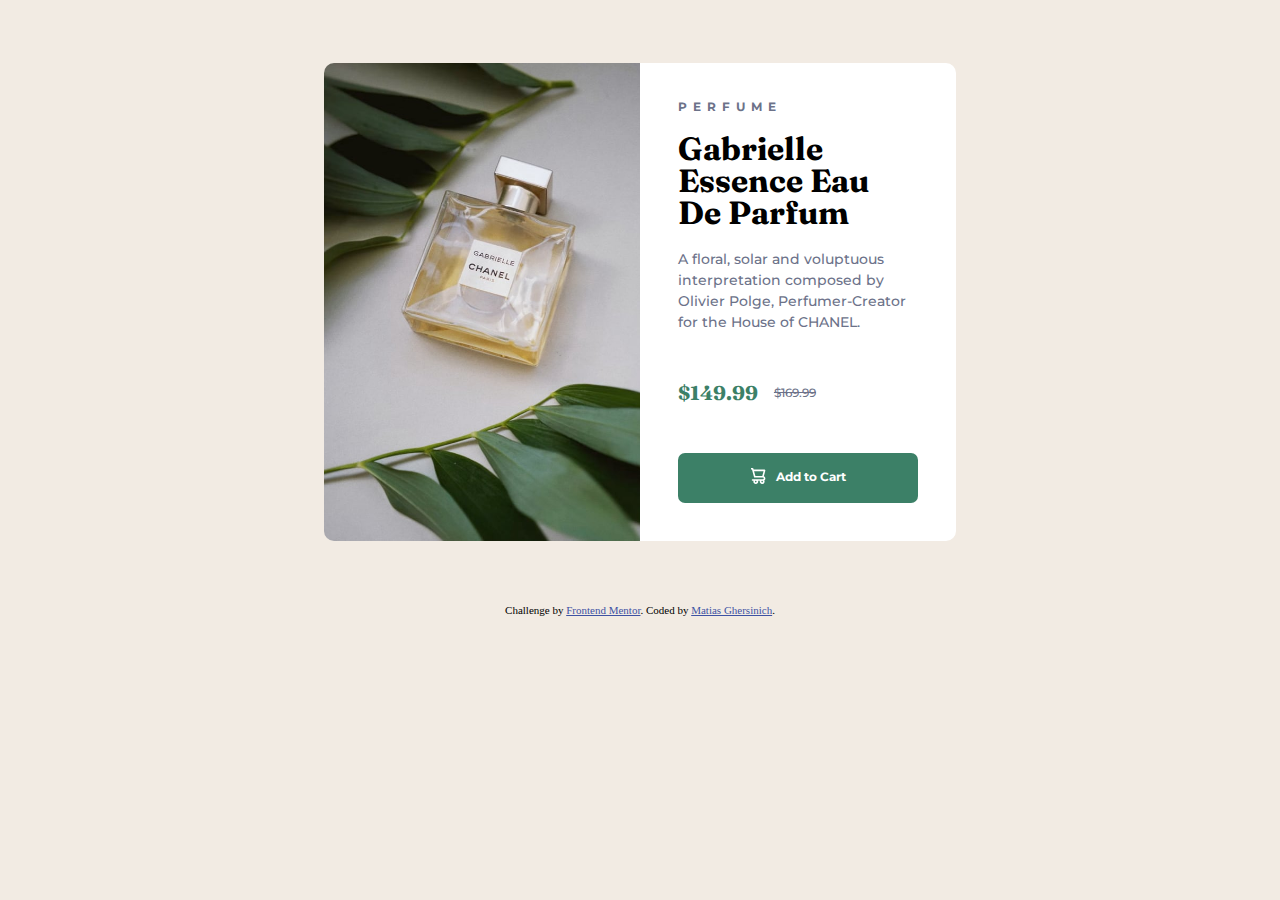
<file: index.html>
<!DOCTYPE html>
<html lang="en">
<head>
  <meta charset="UTF-8">
  <meta name="viewport" content="width=device-width, initial-scale=1.0"> <!-- displays site properly based on user's device -->

  <link rel="icon" type="image/png" sizes="32x32" href="./images/favicon-32x32.png">

  <title>Frontend Mentor | Product preview card component</title>

  <!-- Feel free to remove these styles or customise in your own stylesheet 👍 -->
  <style>
    .attribution { font-size: 11px; text-align: center; }
    .attribution a { color: hsl(228, 45%, 44%); }
  </style>
  <link rel="stylesheet" href="styles.css">
  <link rel="preconnect" href="https://fonts.googleapis.com">
  <link rel="preconnect" href="https://fonts.gstatic.com" crossorigin>
  <link href="https://fonts.googleapis.com/css2?family=Fraunces:opsz,wght@9..144,700&family=Montserrat:wght@500;700&display=swap" rel="stylesheet">
</head>

<body>
<div class="min-w">
  <div class="card">


    <div class="container-image">
      <img class="image-deskt" src="images/image-product-desktop.jpg" alt="Foto del Producto">
      <img class="image-mobile" src="images/image-product-mobile.jpg" alt="Foto del Producto">
    </div>




    <div class="info">

      <div class="clasification">
          <h3>Perfume</h3>
      </div>

      <div class="title">
          <h1>Gabrielle Essence Eau De Parfum</h1>
      </div>

      <div class="description">
          <p>A floral, solar and voluptuous interpretation composed by Olivier Polge,
          Perfumer-Creator for the House of CHANEL.</p>
      </div>

      <div class="price">
          <div class="price-now">
              <h2>$149.99</h2>
          </div>
          <div class="price-wrong">
              <h3>$169.99</h3>
          </div>
      </div>

      <div class="button">
          <div class="cart">
              <img src="images/icon-cart.svg" alt="Imagen de Carrito de compras">
          </div>
          <div class="buy">
              <h3>Add to Cart</h3>
          </div>
      </div>
    </div>
  </div>
  </div>

  <div class="attribution">
    Challenge by <a href="https://www.frontendmentor.io?ref=challenge" target="_blank">Frontend Mentor</a>.
    Coded by <a href="#">Matias Ghersinich</a>.
  </div>

</body>
</html>
</file>
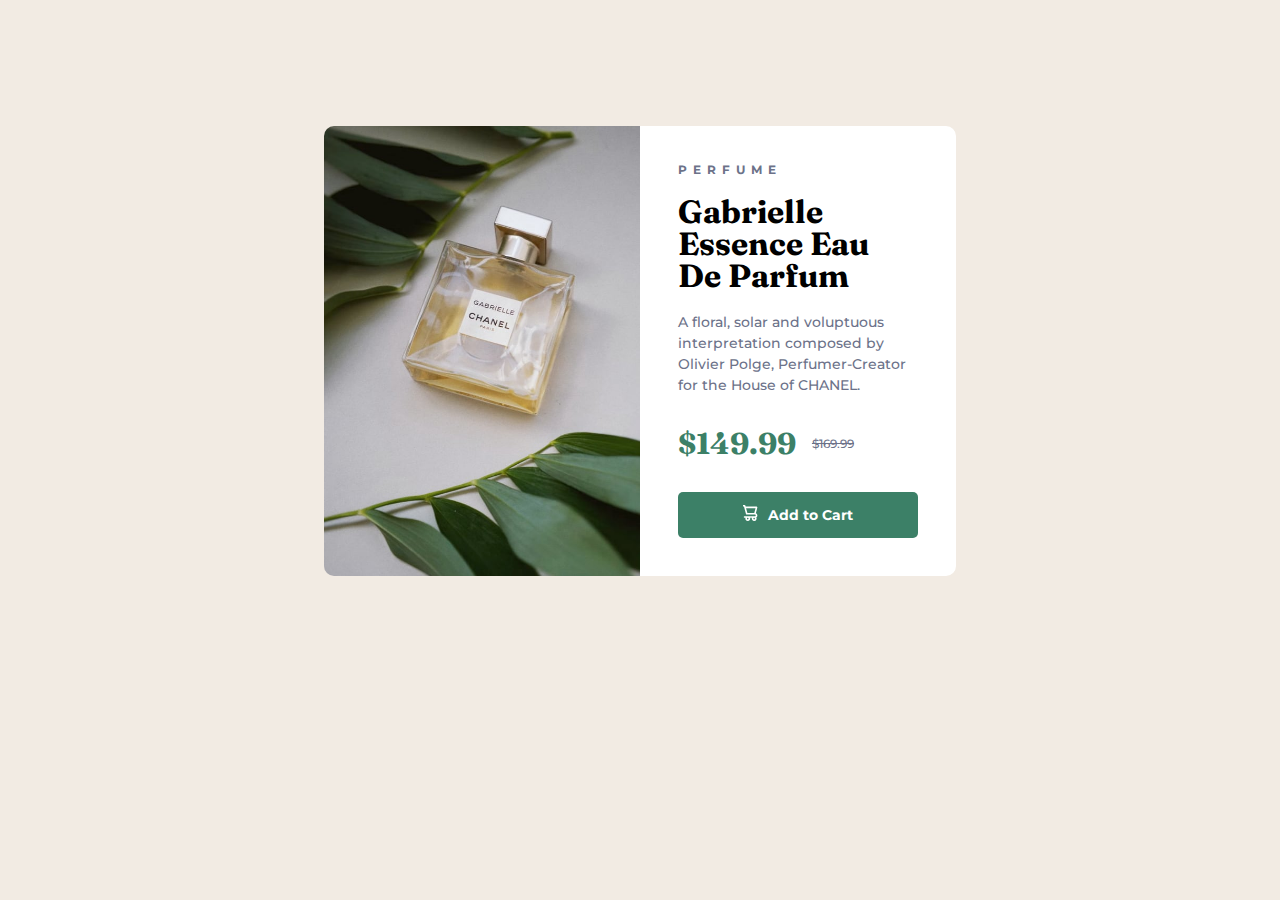
<file: Frontend Mentor - Perfum Card Preview/index.html>
<!DOCTYPE html>
<html lang="en">
<head>
  <meta charset="UTF-8">
  <meta name="viewport" content="width=device-width, initial-scale=1.0"> <!-- displays site properly based on user's device -->

  <link rel="icon" type="image/png" sizes="32x32" href="./images/favicon-32x32.png">

  <title>Frontend Mentor | Product preview card component</title>

  <!-- Feel free to remove these styles or customise in your own stylesheet 👍 -->
  <style>
    .attribution { font-size: 11px; text-align: center; }
    .attribution a { color: hsl(228, 45%, 44%); }
  </style>
  <link rel="stylesheet" href="styles.css">
  <link rel="preconnect" href="https://fonts.googleapis.com">
  <link rel="preconnect" href="https://fonts.gstatic.com" crossorigin>
  <link href="https://fonts.googleapis.com/css2?family=Fraunces:opsz,wght@9..144,700&family=Montserrat:wght@500;700&display=swap" rel="stylesheet">
</head>

<body>

  <div class="card">


    <div class="container-image">
      <img class="image-deskt" src="images/image-product-desktop.jpg" alt="Foto del Producto">
      <img class="image-mobile" src="images/image-product-mobile.jpg" alt="Foto del Producto">
    </div>


    <div class="info">

      <div class="clasification">
          <h3>Perfume</h3>
      </div>

      <div class="title">
          <h1>Gabrielle Essence Eau De Parfum</h1>
      </div>

      <div class="description">
          <p>A floral, solar and voluptuous interpretation composed by Olivier Polge,
          Perfumer-Creator for the House of CHANEL.</p>
      </div>

      <div class="price">
          <div class="price-now">
              <h2>$149.99</h2>
          </div>
          <div class="price-wrong">
              <h3>$169.99</h3>
          </div>
      </div>

      <div class="button">
          <div class="cart">
              <img src="images/icon-cart.svg" alt="Imagen de Carrito de compras">
          </div>
          <div class="buy">
              <h3>Add to Cart</h3>
          </div>
      </div>
    </div>
  </div>

  <!-- <div class="attribution">
    Challenge by <a href="https://www.frontendmentor.io?ref=challenge" target="_blank">Frontend Mentor</a>.
    Coded by <a href="#">Matias Ghersinich</a>.
  </div> -->

</body>
</html>
</file>
<file: styles.css>
body {
  background-color: hsl(30, 38%, 92%);
}

h1, h2, h3, p{
  font-family: "Montserrat";
  margin: 0;
  line-height: 1;
}

.min-w{
  width: 50%;
  display: block;
  min-width: 600px;
  max-width: 650px;
  margin: 0 auto;
}

.card {
  width: 100%;
  margin:10% auto;
  display: flex;
}

.container-image{
  flex-basis: 50%;
  flex-grow: 2;
  flex-shrink: 0;
}

.image-deskt {
  width: 100%;
  height: 100%;
  object-fit: cover;
  border-radius: 10px 0 0 10px;
}

.image-mobile {
  display: none;
}

.info {
  display: flex;
  flex-direction: column;
  align-content: space-between;
  flex-basis: 50%;
  flex-shrink: 1;
  flex-grow: 1;
  padding: 6%;
  background-color: white;
  border-radius: 0 10px 10px 0;
}

.clasification h3{
  flex-grow: 1;
  font-size: 12px;
  letter-spacing: 6px;
  text-transform: uppercase;
  color: hsl(228, 12%, 48%);
  margin-top: 0;
}

.title{
  flex-grow: 0;
  margin-top: 1.25rem;
  margin-bottom: 1.25rem;
}

.title h1{
  font-family: "Fraunces";
}

.description p{
  flex-grow: 1;
  font-size: 14px;
  line-height: 1.5;
  color: hsl(228, 12%, 48%);
  font-weight: 500;
}

.price {
  flex-grow: 1;
  display: flex;
  align-items: center;
  justify-content: flex-start;
}

.price-now h2 {
  color: hsl(158, 36%, 37%);
  font-family: "Fraunces" ;
  font-size: 20px;
  margin-right: 1rem;
}

.price-wrong h3 {
  text-decoration: line-through;
  color: hsl(228, 12%, 48%);
  font-size: 12px;
  font-weight: 500;
}

.button{
  flex-grow: 0.4;
  display: flex;
  background-color: hsl(158, 36%, 37%);
  align-items: center;
  justify-content: center;
  border-radius: 7px;
  height: 10px;
}

.button:hover{
  background-color: hsl(158, 36%, 20%);
  cursor: pointer;
}

.cart{
  padding-right: 10px;
}

.buy{
  color: white;
  font-size: 10px;
}

@media screen and (max-width:700px) {
    .card{
      flex-direction: column;
      width: 90%;
      /* height: 100%; */
      margin:10% auto;
    }

    .container-image{
      flex-basis: 30%;
      flex-shrink: 1;
      flex-grow: 1;
    }

    .image-deskt{
      display: none;
    }

    .image-mobile{
      display:block;
      height: 100%;
      width: 100%;
      border-radius: 10px 10px 0 0;
      object-fit: cover;
    }

    .info {
      border-radius: 0 0 10px 10px;
      flex-basis: 70%;
      flex-grow: 1;
      padding: 7%;
    }

    .clasification h3{
      font-size: 18px;
    }

    .title h1{
      font-size: 55px;
    }

    .description p{
      font-size: 22px;
      margin: 0 auto 6% ;
    }

    .price {
      margin: 2% 0 7%;
    }

    .price-now h2{
      font-size: 55px;
    }

    .price-wrong h3{
      font-size: 18px;
    }


    .button {
      height: 50px;
    }

    .button h3{
      font-size: 18px;
    }

}
</file>
<file: Frontend Mentor - Perfum Card Preview/styles.css>
body {
  background-color: hsl(30, 38%, 92%);
  font-family: "Montserrat";
}

h1, h2, h3, p{
  margin: 0;
  line-height: 1;
}

.card {
  width: 50%;
  height: 450px;
  margin:10% auto;
  display: flex;
  justify-content: center;
  align-content: center;
  border-radius: 50%;

}

.container-image{
  flex-basis: 50%;
  flex-grow: 1;
  flex-shrink: 0;
}

.image-deskt {
  width: 100%;
  height: 100%;
  /* box-sizing: border-box; */
  object-fit: cover;
  border-radius: 10px 0 0 10px;
}

.image-mobile {
  display: none;
}

.info {
  display: flex;
  /* height: 100%; */
  flex-direction: column;
  align-content: space-between;
  flex-basis: 50%;
  flex-shrink: 1;
  flex-grow: 1;
  padding: 6%;
  background-color: white;
  border-radius: 0 10px 10px 0;
}

.clasification h3{
  flex-grow: 1;
  font-size: 12px;
  letter-spacing: 6px;
  text-transform: uppercase;
  color: hsl(228, 12%, 48%);
  /* font-weight: lighter; */
  margin-top: 0;
}

.title{
  flex-grow: 0;
  font-family: "Fraunces";
  margin-top: 1.25rem;
  margin-bottom: 1.25rem;
}

.description p{
  flex-grow: 1;
  font-size: 14px;
  line-height: 1.5;
  color: hsl(228, 12%, 48%);
  font-weight: 500;
}

.price {
  flex-grow: 1;
  display: flex;
  align-items: center;
  justify-content: flex-start;
}

.price-now {
  color: hsl(158, 36%, 37%);
  font-family: "Fraunces" ;
  font-size: 20px;
  margin-right: 1rem;
}

.price-wrong h3 {
  text-decoration: line-through;
  color: hsl(228, 12%, 48%);
  font-size: 12px;
  font-weight: 500;
}

.button{
  flex-grow: 0.4;
  display: flex;
  background-color: hsl(158, 36%, 37%);
  align-items: center;
  justify-content: center;
  border-radius: 5px;
}

.button:hover{
  background-color: hsl(158, 36%, 20%);
  cursor: pointer;
}

.cart{
  padding-right: 10px;
}

.buy{
  color: white;
  font-size: 12px;
}

@media screen and (max-width:375px) {
    .card{
      flex-direction: column;
      width: 100%;
      height: 100%;
      margin: auto;
    }

    .container-image{
      flex-basis: 40%;
    }

    .image-deskt{
      display: none;
    }

    .image-mobile{
      display:block;
      height: 100%;
      width: 100%;
      border-radius: 10px 10px 0 0;
      object-fit: cover;
    }

    .info {
      border-radius: 0 0 10px 10px;
      flex-basis: 60%;
      padding: 7%;
    }

    .description p{
      font-size: 14px;
      margin: 0 auto 6% ;
    }

    .price {
      margin: 2% 0 7%;
    }

    .button {
      height: 50px;
    }

}
</file>
